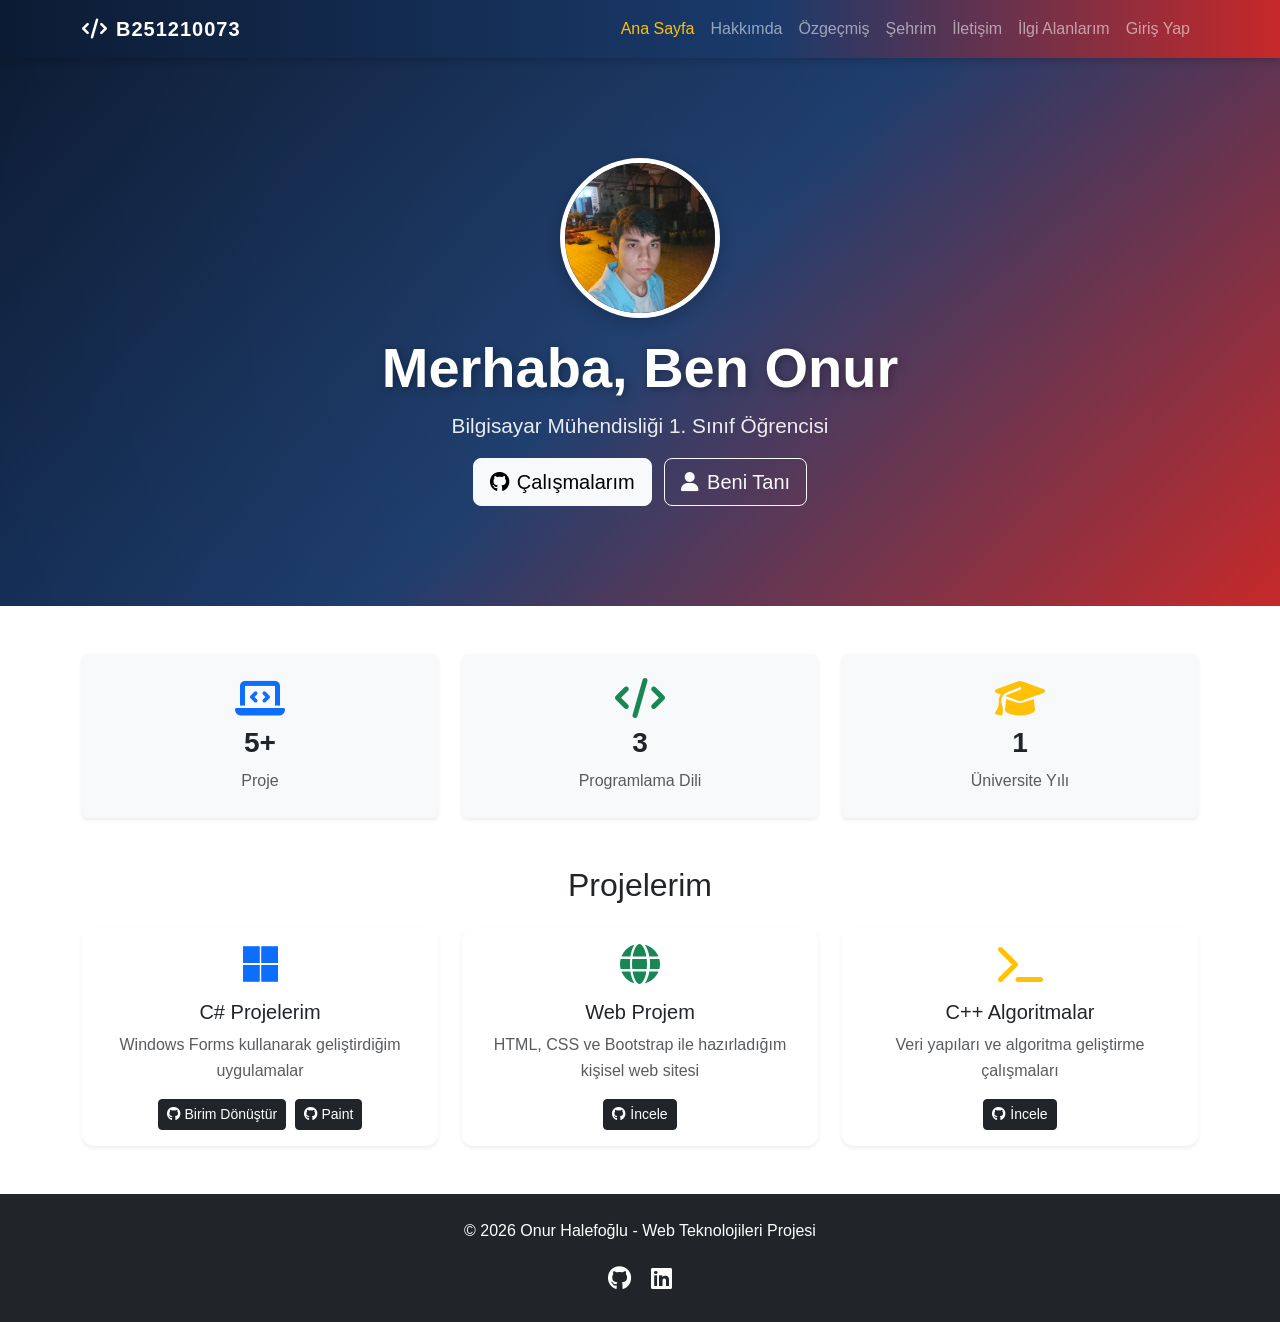
<file: sau_web_projesi/css/index.html>
<!DOCTYPE html>
<html lang="tr">
<head>
    <meta charset="UTF-8">
    <meta name="viewport" content="width=device-width, initial-scale=1.0">
    <title>Onur Halefoğlu</title>
    <!-- Bootstrap 5 ve Font Awesome CDN'den yükleniyor, harici CSS dosyam tasarım.css -->
    <link href="https://cdn.jsdelivr.net/npm/bootstrap@5.3.0/dist/css/bootstrap.min.css" rel="stylesheet">
    <link rel="stylesheet" href="tasarım.css">
    <link rel="stylesheet" href="https://cdnjs.cloudflare.com/ajax/libs/font-awesome/6.4.0/css/all.min.css">
</head>
<body>

    <!-- Navigasyon menüsü - tüm sayfalarda aynı, sticky-top ile yukarıda sabitleniyor -->
    <nav class="navbar navbar-expand-lg navbar-dark bg-dark sticky-top">
        <div class="container">
            <a class="navbar-brand" href="index.html"><i class="fas fa-code me-2"></i>B251210073</a>
            <button class="navbar-toggler" type="button" data-bs-toggle="collapse" data-bs-target="#navbarNav">
                <span class="navbar-toggler-icon"></span>
            </button>
            <div class="collapse navbar-collapse" id="navbarNav">
                <ul class="navbar-nav ms-auto">
                    <li class="nav-item"><a class="nav-link active" href="index.html">Ana Sayfa</a></li>
                    <li class="nav-item"><a class="nav-link" href="hakkimda.html">Hakkımda</a></li>
                    <li class="nav-item"><a class="nav-link" href="cv.html">Özgeçmiş</a></li>
                    <li class="nav-item"><a class="nav-link" href="sehrim.html">Şehrim</a></li>
                    <li class="nav-item"><a class="nav-link" href="iletisim.html">İletişim</a></li>
                    <li class="nav-item"><a class="nav-link" href="ilgialanlarim.html">İlgi Alanlarım</a></li>
                    <li class="nav-item"><a class="nav-link" href="login.html">Giriş Yap</a></li>
                </ul>
            </div>
        </div>
    </nav>

    <!-- Hero bölümü - profil fotoğrafım, adım ve kısa tanıtım -->
    <header class="hero-section text-center">
        <div class="container">
            <img src="../img/ben.jpeg" alt="Profil Resmi"
             class="profile-img mb-3" style="width: 160px; height: 160px; object-fit: cover;">
            <h1 class="display-4 fw-bold">Merhaba, Ben Onur</h1>
            <p class="lead">Bilgisayar Mühendisliği 1. Sınıf Öğrencisi</p>
            <!-- GitHub hesabıma ve hakkımda sayfama yönlendiren butonlar -->
            <a href="https://github.com/halefogluonur" class="btn btn-light btn-lg me-2"><i class="fab fa-github me-2"></i>Çalışmalarım</a>
            <a href="hakkimda.html" class="btn btn-outline-light btn-lg"><i class="fas fa-user me-2"></i>Beni Tanı</a>
        </div>
    </header>

    <!-- İstatistik kartları - proje sayısı, programlama dilleri, üniversite yılı -->
    <section class="container my-5 fade-in">
        <div class="row text-center g-4">
            <div class="col-md-4 col-6">
                <div class="p-4 bg-light rounded shadow-sm h-100 stat-card">
                    <i class="fas fa-laptop-code fs-1 text-primary mb-2"></i>
                    <h3 class="fw-bold">5+</h3>
                    <p class="text-muted mb-0">Proje</p>
                </div>
            </div>
            <div class="col-md-4 col-6">
                <div class="p-4 bg-light rounded shadow-sm h-100 stat-card">
                    <i class="fas fa-code fs-1 text-success mb-2"></i>
                    <h3 class="fw-bold">3</h3>
                    <p class="text-muted mb-0">Programlama Dili</p>
                </div>
            </div>
            <div class="col-md-4 col-6">
                <div class="p-4 bg-light rounded shadow-sm h-100 stat-card">
                    <i class="fas fa-graduation-cap fs-1 text-warning mb-2"></i>
                    <h3 class="fw-bold">1</h3>
                    <p class="text-muted mb-0">Üniversite Yılı</p>
                </div>
            </div>

        </div>
    </section>

    <!-- Projelerim - GitHub'da yayınladığım projelerin kartları -->
    <section id="projects" class="container my-5">
        <h2 class="text-center mb-4">Projelerim</h2>
        <div class="row g-4">
            <!-- C# Projeleri kartı -->
            <div class="col-md-4">
                <div class="card h-100 shadow-sm border-0">
                    <div class="card-body d-flex flex-column text-center">
                        <i class="fab fa-microsoft fs-1 text-primary mb-3"></i>
                        <h5 class="card-title">C# Projelerim</h5>
                        <p class="card-text flex-grow-1 text-muted">Windows Forms kullanarak geliştirdiğim uygulamalar</p>
                        <div class="mt-auto">
                            <a href="https://github.com/halefogluonur/birim_donustur" target="_blank" class="btn btn-sm btn-dark me-1"><i class="fab fa-github"></i> Birim Dönüştür</a>
                            <a href="https://github.com/halefogluonur/paint_odevi" target="_blank" class="btn btn-sm btn-dark"><i class="fab fa-github"></i> Paint</a>
                        </div>
                    </div>
                </div>
            </div>
            <!-- Web Projesi kartı -->
            <div class="col-md-4">
                <div class="card h-100 shadow-sm border-0">
                    <div class="card-body d-flex flex-column text-center">
                        <i class="fas fa-globe fs-1 text-success mb-3"></i>
                        <h5 class="card-title">Web Projem</h5>
                        <p class="card-text flex-grow-1 text-muted">HTML, CSS ve Bootstrap ile hazırladığım kişisel web sitesi</p>
                        <div class="mt-auto">
                            <a href="https://github.com/halefogluonur/sau_web_proje" target="_blank" class="btn btn-sm btn-dark"><i class="fab fa-github"></i> İncele</a>
                        </div>
                    </div>
                </div>
            </div>
            <!-- C++ Algoritmalar kartı -->
            <div class="col-md-4">
                <div class="card h-100 shadow-sm border-0">
                    <div class="card-body d-flex flex-column text-center">
                        <i class="fas fa-terminal fs-1 text-warning mb-3"></i>
                        <h5 class="card-title">C++ Algoritmalar</h5>
                        <p class="card-text flex-grow-1 text-muted">Veri yapıları ve algoritma geliştirme çalışmaları</p>
                        <div class="mt-auto">
                            <a href="https://github.com/halefogluonur/c-giri-devi" target="_blank" class="btn btn-sm btn-dark"><i class="fab fa-github"></i> İncele</a>
                        </div>
                    </div>
                </div>
            </div>
        </div>
    </section>

    <!-- Footer - telif hakkı ve sosyal medya bağlantıları -->
    <footer class="bg-dark text-white text-center py-4 mt-5">
        <p>&copy; 2026 Onur Halefoğlu - Web Teknolojileri Projesi</p>
        <div class="mt-2">
            <a href="https://github.com/halefogluonur" target="_blank" class="text-white mx-2 fs-4"><i class="fab fa-github"></i></a>
            <a href="https://www.linkedin.com/in/onur-halefoğlu-646a69389" target="_blank" class="text-white mx-2 fs-4"><i class="fab fa-linkedin"></i></a>
        </div>
    </footer>

    <!-- Scroll ile görünür olan yukarı çık butonu -->
    <button id="back-to-top" onclick="window.scrollTo({top:0,behavior:'smooth'})">
        <i class="fas fa-arrow-up"></i>
    </button>

    <!-- Bootstrap JS ve scroll olayını dinleyen küçük script -->
    <script src="https://cdn.jsdelivr.net/npm/bootstrap@5.3.0/dist/js/bootstrap.bundle.min.js"></script>
    <script>
        window.addEventListener('scroll', function() {
            const btn = document.getElementById('back-to-top');
            btn.style.display = window.scrollY > 400 ? 'flex' : 'none';
        });
    </script>
</body>
</html>
</file>
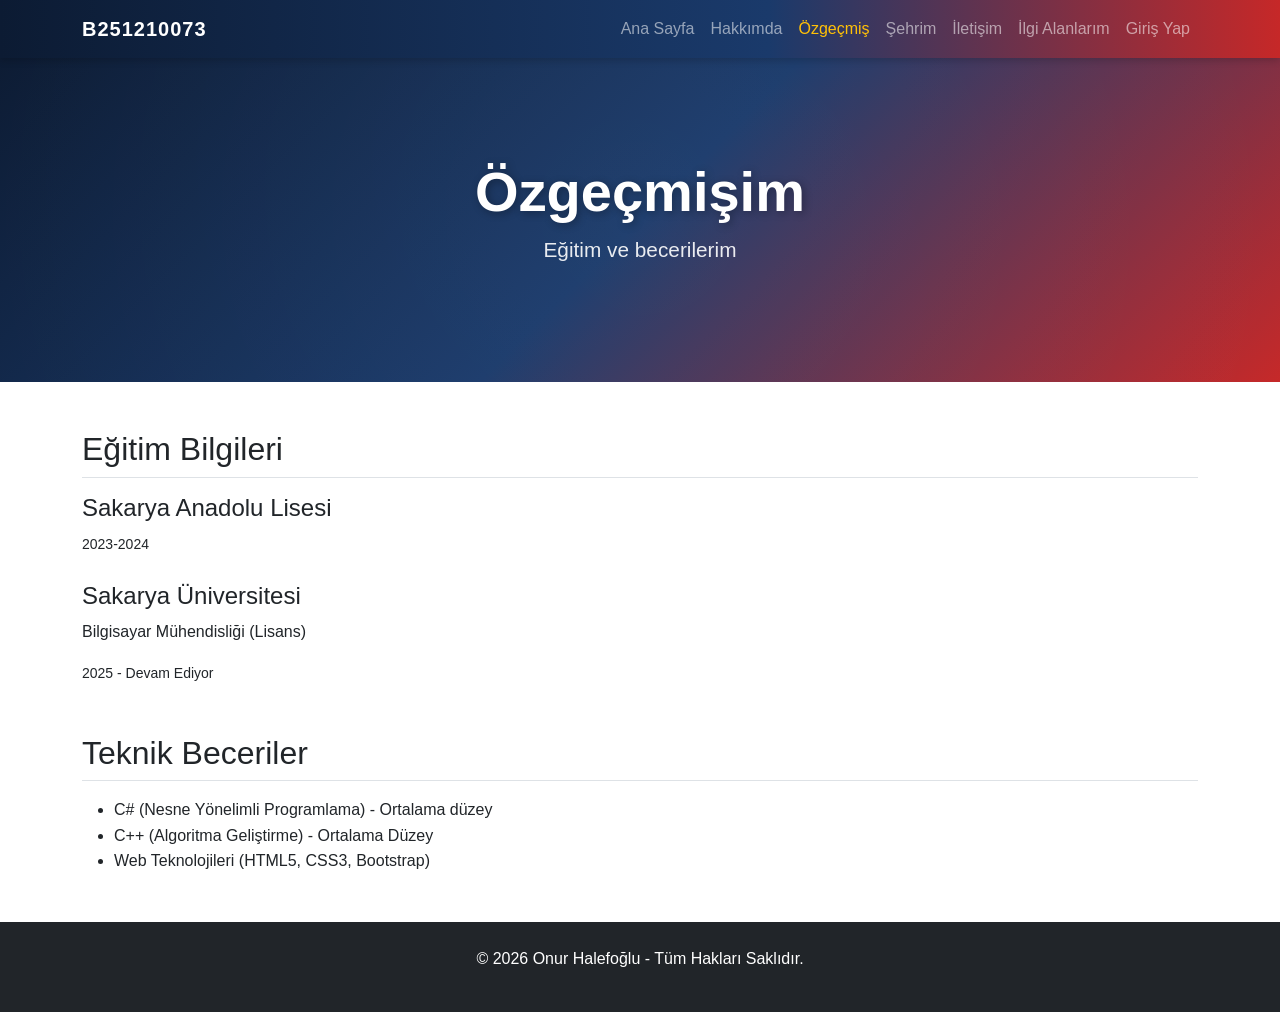
<file: sau_web_projesi/css/cv.html>
<!DOCTYPE html>
<html lang="tr">
<head>
    <meta charset="UTF-8">
    <meta name="viewport" content="width=device-width, initial-scale=1.0">
    <title>Özgeçmiş | Onur Halefoğlu</title>
    <link href="https://cdn.jsdelivr.net/npm/bootstrap@5.3.0/dist/css/bootstrap.min.css" rel="stylesheet">
    <link rel="stylesheet" href="tasarım.css">
</head>
<body>

    <!-- Navigasyon menüsü -->
    <nav class="navbar navbar-expand-lg navbar-dark bg-dark sticky-top">
        <div class="container">
            <a class="navbar-brand" href="index.html">B251210073</a>
            <button class="navbar-toggler" type="button" data-bs-toggle="collapse" data-bs-target="#navbarNav">
                <span class="navbar-toggler-icon"></span>
            </button>
            <div class="collapse navbar-collapse" id="navbarNav">
                <ul class="navbar-nav ms-auto">
                    <li class="nav-item"><a class="nav-link" href="index.html">Ana Sayfa</a></li>
                    <li class="nav-item"><a class="nav-link" href="hakkimda.html">Hakkımda</a></li>
                    <li class="nav-item"><a class="nav-link active" href="cv.html">Özgeçmiş</a></li>
                    <li class="nav-item"><a class="nav-link" href="sehrim.html">Şehrim</a></li>
                    <li class="nav-item"><a class="nav-link" href="iletisim.html">İletişim</a></li>
                    <li class="nav-item"><a class="nav-link" href="ilgialanlarim.html">İlgi Alanlarım</a></li>
                    <li class="nav-item"><a class="nav-link" href="login.html">Giriş Yap</a></li>
                </ul>
            </div>
        </div>
    </nav>

    <!-- Sayfa başlığı - hero bölümü, ödevde semantic tag kullanmam gerektiği için header koydum -->
    <header class="hero-section text-center">
        <div class="container">
            <h1 class="display-4 fw-bold">Özgeçmişim</h1>
            <p class="lead">Eğitim ve becerilerim</p>
        </div>
    </header>

    <!-- Ana içerik - semantic HTML5 için main, section, article kullandım -->
    <main class="container my-5">

        <!-- Eğitim bölümü - section etiketi kullandım -->
        <section id="egitim" class="mb-5">
            <h2 class="border-bottom pb-2">Eğitim Bilgileri</h2>
            <!-- Her okul için article etiketi kullandım -->
            <article class="mt-3">
                <h4>Sakarya Anadolu Lisesi</h4>
                <small>2023-2024</small>
                <br><br>
                <h4>Sakarya Üniversitesi</h4>
                <p>Bilgisayar Mühendisliği (Lisans)</p>
                <small>2025 - Devam Ediyor</small>
            </article>
        </section>

        <!-- Teknik beceriler bölümü -->
        <section id="yetenekler">
            <h2 class="border-bottom pb-2">Teknik Beceriler</h2>
            <article class="mt-3">
                <ul>
                    <li>C# (Nesne Yönelimli Programlama) - Ortalama düzey</li>
                    <li>C++ (Algoritma Geliştirme) - Ortalama Düzey</li>
                    <li>Web Teknolojileri (HTML5, CSS3, Bootstrap)</li>
                </ul>
            </article>
        </section>
    </main>

    <!-- Footer -->
    <footer class="bg-dark text-white text-center py-4 mt-5">
        <p>&copy; 2026 Onur Halefoğlu - Tüm Hakları Saklıdır.</p>
    </footer>

    <script src="https://cdn.jsdelivr.net/npm/bootstrap@5.3.0/dist/js/bootstrap.bundle.min.js"></script>
</body>
</html>
</file>
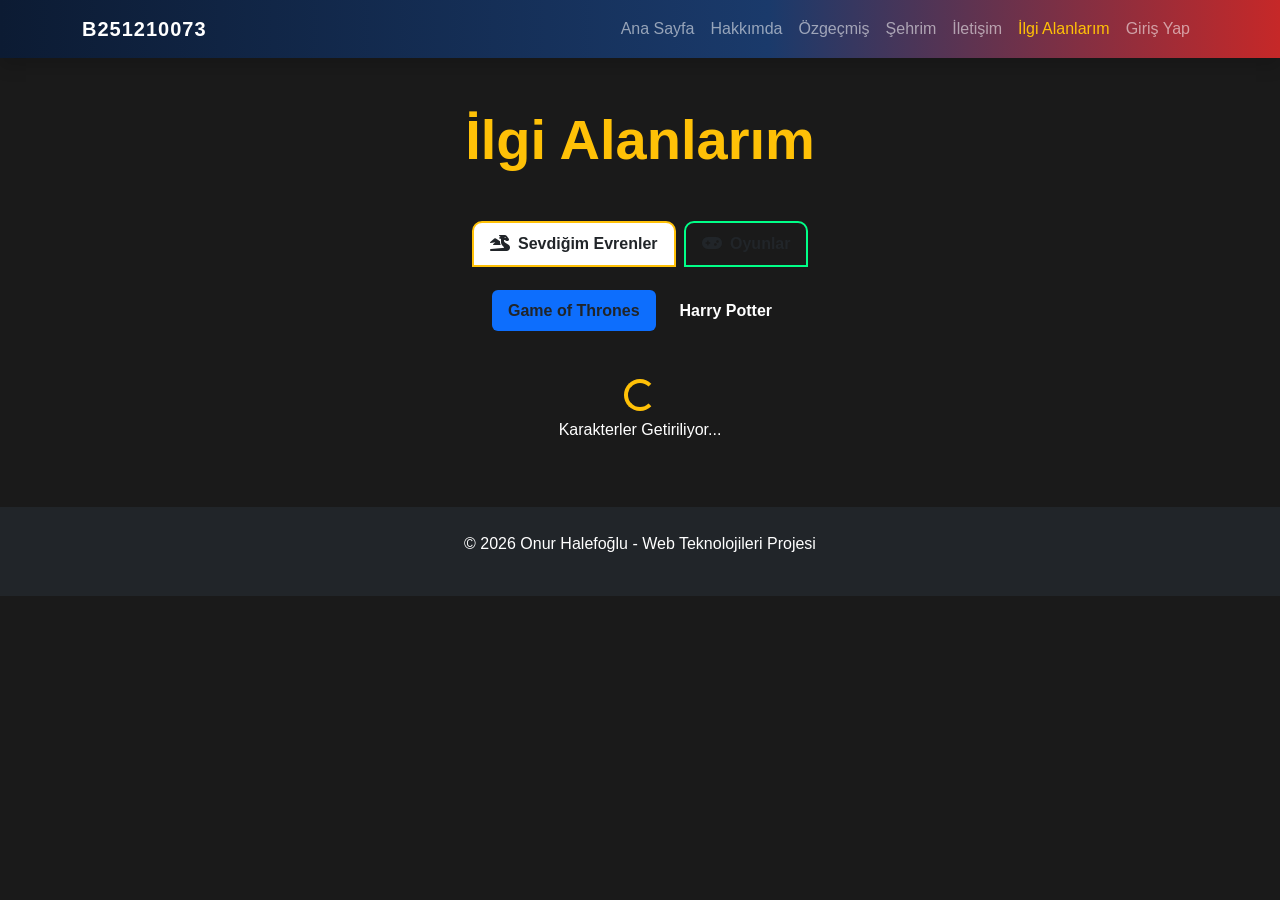
<file: sau_web_projesi/css/ilgialanlarim.html>
<!DOCTYPE html>
<html lang="tr">
<head>
    <meta charset="UTF-8">
    <meta name="viewport" content="width=device-width, initial-scale=1.0">
    <title>İlgi Alanlarım | Onur Halefoğlu</title>
    <link href="https://cdn.jsdelivr.net/npm/bootstrap@5.3.0/dist/css/bootstrap.min.css" rel="stylesheet">
    <link rel="stylesheet" href="tasarım.css">
</head>
<body class="bg-got">
    <nav class="navbar navbar-expand-lg navbar-dark bg-dark shadow sticky-top">
        <div class="container">
            <a class="navbar-brand" href="index.html">B251210073</a>
            <button class="navbar-toggler" type="button" data-bs-toggle="collapse" data-bs-target="#navbarNav">
                <span class="navbar-toggler-icon"></span>
            </button>
            <div class="collapse navbar-collapse" id="navbarNav">
                <ul class="navbar-nav ms-auto">
                    <li class="nav-item"><a class="nav-link" href="index.html">Ana Sayfa</a></li>
                    <li class="nav-item"><a class="nav-link" href="hakkimda.html">Hakkımda</a></li>
                    <li class="nav-item"><a class="nav-link" href="cv.html">Özgeçmiş</a></li>
                    <li class="nav-item"><a class="nav-link" href="sehrim.html">Şehrim</a></li>
                    <li class="nav-item"><a class="nav-link" href="iletisim.html">İletişim</a></li>
                    <li class="nav-item"><a class="nav-link active" href="ilgialanlarim.html">İlgi Alanlarım</a></li>
                    <li class="nav-item"><a class="nav-link" href="login.html">Giriş Yap</a></li>
                </ul>
            </div>
        </div>
    </nav>

    <main class="container my-5">
        <header class="text-center mb-5">
            <h1 class="display-4 fw-bold text-warning">İlgi Alanlarım</h1>
        </header>

        <ul class="nav nav-tabs justify-content-center border-0 mb-4" id="ilgiTab" role="tablist">
            <li class="nav-item" role="presentation">
                <button class="nav-link active text-dark fw-bold" id="evrenler-tab" data-bs-toggle="tab" data-bs-target="#evrenler" type="button" role="tab" style="border: 2px solid #ffc107; border-radius: 10px 10px 0 0;">
                    <i class="fas fa-dragon me-1"></i> Sevdiğim Evrenler
                </button>
            </li>

            <li class="nav-item ms-2" role="presentation">
                <button class="nav-link text-dark fw-bold" id="oyunlar-tab" data-bs-toggle="tab" data-bs-target="#oyunlar" type="button" role="tab" style="border: 2px solid #00ff88; border-radius: 10px 10px 0 0;">
                    <i class="fas fa-gamepad me-1"></i> Oyunlar
                </button>
            </li>
        </ul>

        <div class="tab-content" id="ilgiTabContent">

            <div class="tab-pane fade show active" id="evrenler" role="tabpanel">
                <ul class="nav nav-pills justify-content-center mb-4 gap-2" id="evrenAltTab" role="tablist">
                    <li class="nav-item" role="presentation">
                        <button class="nav-link active btn-warning text-dark fw-bold" id="got-alt-tab" data-bs-toggle="pill" data-bs-target="#got" type="button" role="tab">
                            Game of Thrones
                        </button>
                    </li>
                    <li class="nav-item" role="presentation">
                        <button class="nav-link btn-danger text-white fw-bold" id="hp-alt-tab" data-bs-toggle="pill" data-bs-target="#hp" type="button" role="tab">
                            Harry Potter
                        </button>
                    </li>
                </ul>

                <div class="tab-content" id="evrenAltTabContent">
                    <div class="tab-pane fade show active" id="got" role="tabpanel">
                        <div id="got-container" class="row g-4">
                            <div class="text-center mt-5 w-100">
                                <div class="spinner-border text-warning" role="status"></div>
                                <p>Karakterler Getiriliyor...</p>
                            </div>
                        </div>
                    </div>
                    <div class="tab-pane fade" id="hp" role="tabpanel">
                        <div id="hp-container" class="row g-4">
                            <div class="text-center mt-5 w-100">
                                <div class="spinner-border text-danger" role="status"></div>
                                <p>Karakterler Getiriliyor...</p>
                            </div>
                        </div>
                    </div>
                </div>
            </div>

            <div class="tab-pane fade" id="oyunlar" role="tabpanel">
                <div id="oyun-container" class="row g-4">
                    <div class="text-center mt-5 w-100">
                        <div class="spinner-border text-success" role="status"></div>
                        <p>Oyun bilgileri getiriliyor...</p>
                    </div>
                </div>
            </div>

        </div>
    </main>

    <footer class="bg-dark text-white text-center py-4 mt-5">
        <p>&copy; 2026 Onur Halefoğlu - Web Teknolojileri Projesi</p>
    </footer>

    <script src="https://cdn.jsdelivr.net/npm/bootstrap@5.3.0/dist/js/bootstrap.bundle.min.js"></script>
    <link rel="stylesheet" href="https://cdnjs.cloudflare.com/ajax/libs/font-awesome/6.4.0/css/all.min.css">
    <script src="script.js"></script>
</body>
</html>
</file>
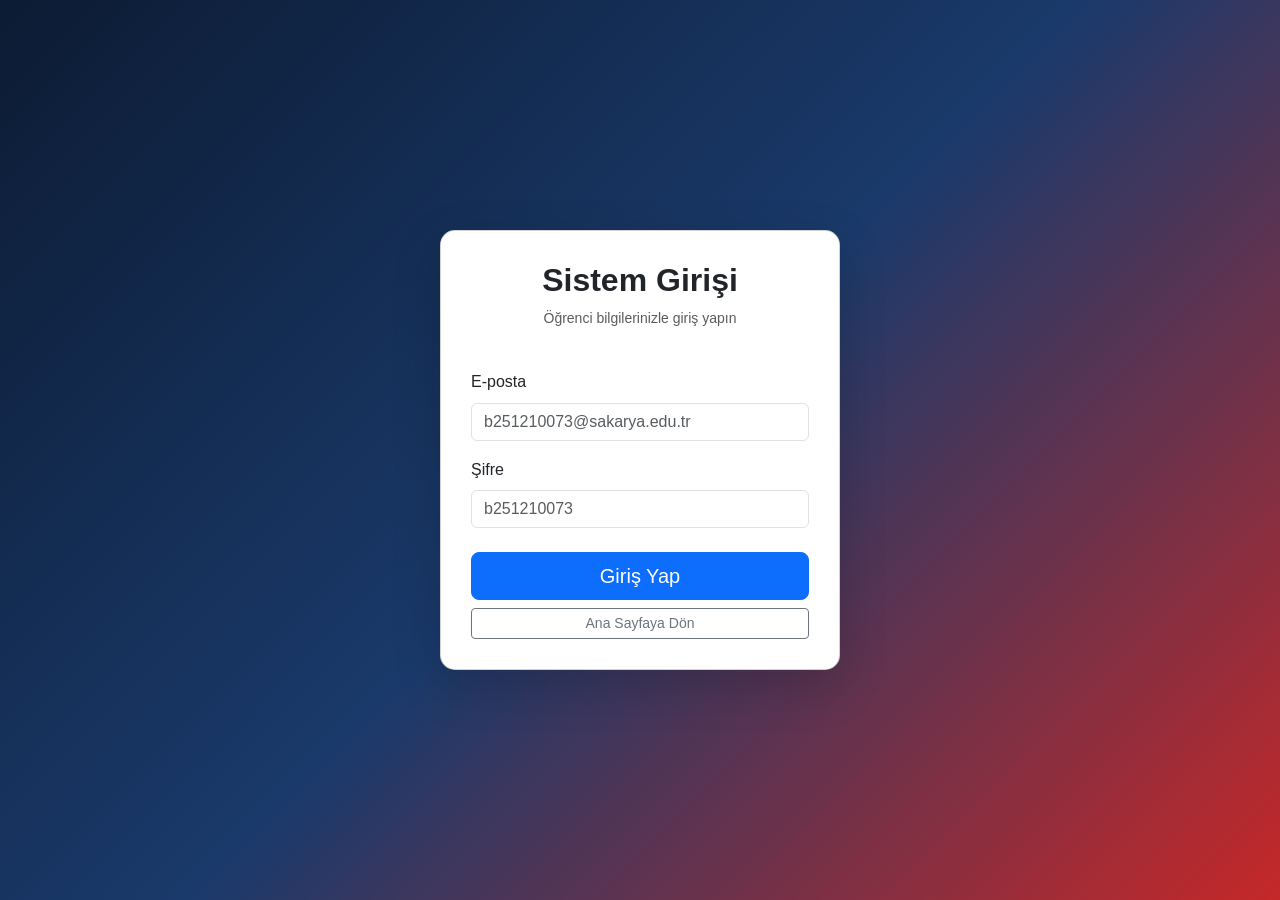
<file: sau_web_projesi/css/login.html>
<!DOCTYPE html>
<html lang="tr">
<head>
    <meta charset="UTF-8">
    <title>Giriş Yap | Onur Halefoğlu</title>
    <link href="https://cdn.jsdelivr.net/npm/bootstrap@5.3.0/dist/css/bootstrap.min.css" rel="stylesheet">
    <link rel="stylesheet" href="tasarım.css">
    <style>
        body { background: linear-gradient(135deg, #0c1b33 0%, #1a3a6b 50%, #c62828 100%); display: flex; align-items: center; justify-content: center; min-height: 100vh; }
        .login-card { width: 100%; max-width: 400px; padding: 30px; border-radius: 15px; }
    </style>
</head>
<body>
    <div class="card login-card shadow-lg">
        <div class="text-center mb-4">
            <h2 class="fw-bold">Sistem Girişi</h2>
            <p class="text-muted small">Öğrenci bilgilerinizle giriş yapın</p>
        </div>

        <div id="hataMesaji" class="alert alert-danger d-none" role="alert"></div>

        <form action="kontrol.php" method="POST" onsubmit="return validateForm()">
            <div class="mb-3">
                <label class="form-label">E-posta</label>
                <input type="email" name="email" id="email" class="form-control" placeholder="b251210073@sakarya.edu.tr">
            </div>
            <div class="mb-3">
                <label class="form-label">Şifre</label>
                <input type="password" name="password" id="password" class="form-control" placeholder="b251210073">
            </div>
            <div class="d-grid gap-2 mt-4">
                <button type="submit" class="btn btn-primary btn-lg">Giriş Yap</button>
                <a href="index.html" class="btn btn-outline-secondary btn-sm">Ana Sayfaya Dön</a>
            </div>
        </form>
    </div>

    <script>
        function validateForm() {
            const email = document.getElementById('email').value.trim();
            const sifre = document.getElementById('password').value.trim();
            const hata = document.getElementById('hataMesaji');

            if (email === '' || sifre === '') {
                hata.textContent = 'E-posta ve şifre alanları boş bırakılamaz!';
                hata.classList.remove('d-none');
                return false;
            }

            if (!email.includes('@')) {
                hata.textContent = 'Geçerli bir e-posta adresi giriniz!';
                hata.classList.remove('d-none');
                return false;
            }

            hata.classList.add('d-none');
            return true;
        }

        window.onload = function() {
            const params = new URLSearchParams(window.location.search);
            if (params.get('error') === '1') {
                document.getElementById('hataMesaji').textContent = 'E-posta veya şifre hatalı!';
                document.getElementById('hataMesaji').classList.remove('d-none');
            }
        };
    </script>
</body>
</html>
</file>
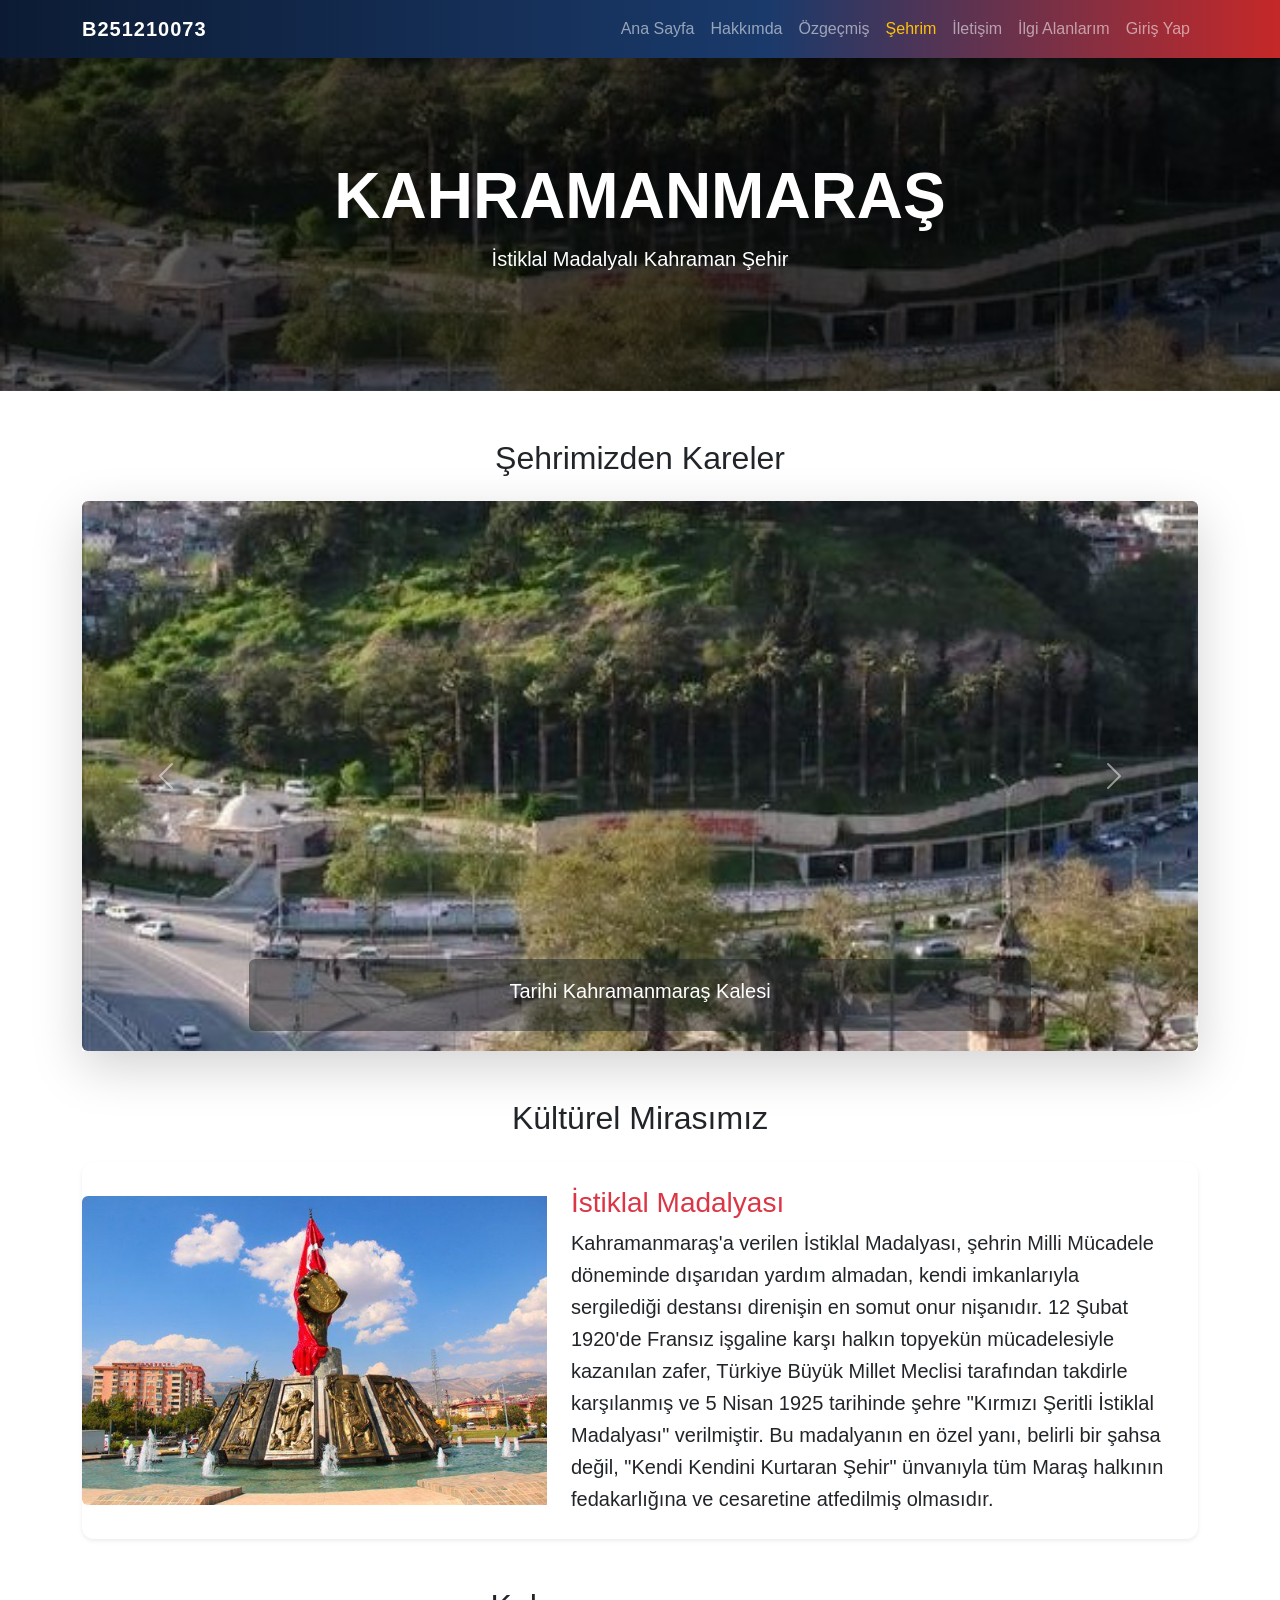
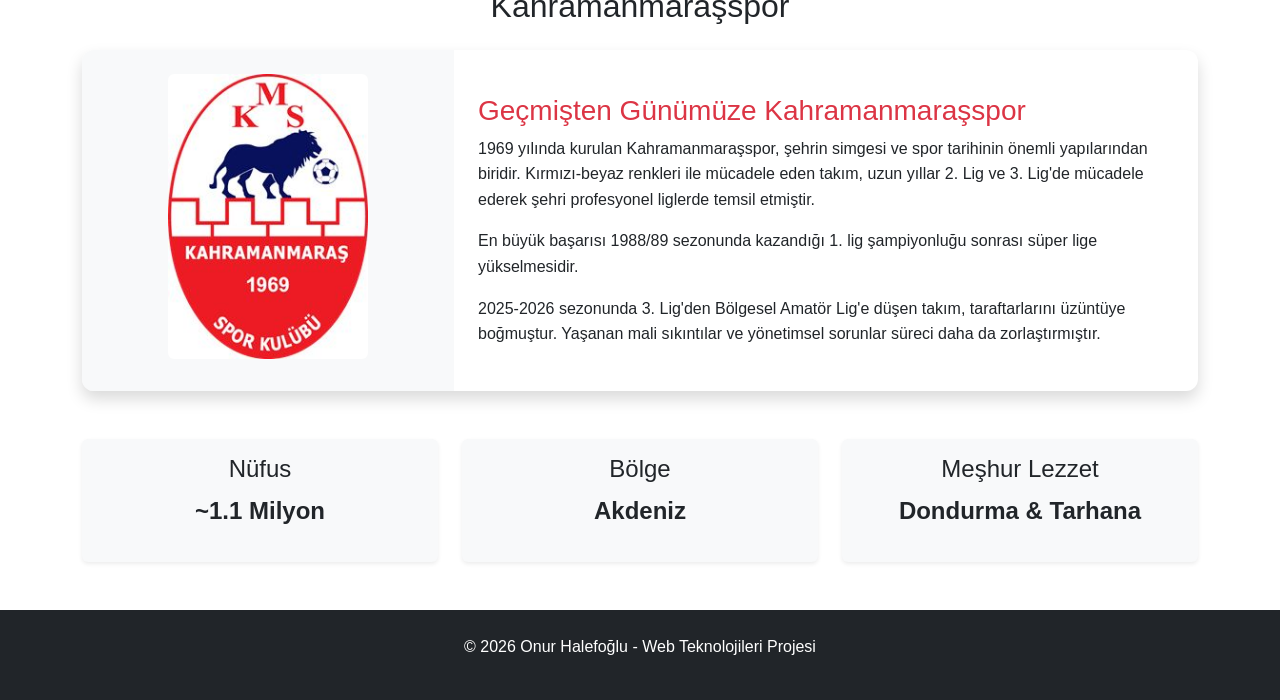
<file: sau_web_projesi/css/sehrim.html>
<!DOCTYPE html>
<html lang="tr">
<head>
    <meta charset="UTF-8">
    <meta name="viewport" content="width=device-width, initial-scale=1.0">
    <title>Şehrim: Kahramanmaraş | Onur Halefoğlu</title>
    <link href="https://cdn.jsdelivr.net/npm/bootstrap@5.3.0/dist/css/bootstrap.min.css" rel="stylesheet">
    <link rel="stylesheet" href="tasarım.css">
</head>
<body>

    <!-- Navigasyon menüsü -->
    <nav class="navbar navbar-expand-lg navbar-dark bg-dark sticky-top">
        <div class="container">
            <a class="navbar-brand" href="index.html">B251210073</a>
            <button class="navbar-toggler" type="button" data-bs-toggle="collapse" data-bs-target="#navbarNav">
                <span class="navbar-toggler-icon"></span>
            </button>
            <div class="collapse navbar-collapse" id="navbarNav">
                <ul class="navbar-nav ms-auto">
                    <li class="nav-item"><a class="nav-link" href="index.html">Ana Sayfa</a></li>
                    <li class="nav-item"><a class="nav-link" href="hakkimda.html">Hakkımda</a></li>
                    <li class="nav-item"><a class="nav-link" href="cv.html">Özgeçmiş</a></li>
                    <li class="nav-item"><a class="nav-link active" href="sehrim.html">Şehrim</a></li>
                    <li class="nav-item"><a class="nav-link" href="iletisim.html">İletişim</a></li>
                    <li class="nav-item"><a class="nav-link" href="ilgialanlarim.html">İlgi Alanlarım</a></li>
                    <li class="nav-item"><a class="nav-link" href="login.html">Giriş Yap</a></li>
                </ul>
            </div>
        </div>
    </nav>

    <!-- Şehrim sayfası üst banner'ı - Kahramanmaraş Kalesi görseli -->
    <header class="city-header text-center">
        <div class="container">
            <h1 class="display-3 fw-bold">KAHRAMANMARAŞ</h1>
            <p class="lead">İstiklal Madalyalı Kahraman Şehir</p>
        </div>
    </header>

    <!-- Ana içerik -->
    <main class="container my-5">

        <!-- Slider bölümü - şehrimizden kareler, tıklanabilir ve carousel-fade efekti var -->
        <section id="slider-bolumu" class="mb-5">
            <h2 class="text-center mb-4">Şehrimizden Kareler</h2>
            <div id="marasCarousel" class="carousel slide carousel-fade shadow-lg overflow-hidden"
             data-bs-ride="carousel">

                <div class="carousel-inner rounded">

                    <!-- Slider resmi 1: Maraş Kalesi -->
                    <div class="carousel-item active">
                        <a href="https://tr.wikipedia.org/wiki/Kahramanmara%C5%9F_Kalesi" target="_blank">
                            <img src="../img/maraskalesi.jpg" class="d-block w-100" alt="Maraş Kalesi">
                            <div class="carousel-caption d-none d-md-block bg-dark bg-opacity-50 rounded">
                                <h5>Tarihi Kahramanmaraş Kalesi</h5>
                            </div>
                        </a>
                    </div>

                    <!-- Slider resmi 2: Başkonuş Yaylası -->
                    <div class="carousel-item">
                        <a href="https://www.google.com/search?q=Ba%C5%9Fkonu%C5%9F+Yaylas%C4%B1+Kahramanmara%C5%9F" target="_blank">
                            <img src="../img/baskonus.jpg" class="d-block w-100" alt="Başkonuş Yaylası">
                            <div class="carousel-caption d-none d-md-block bg-dark bg-opacity-50 rounded">
                                <h5>Başkonuş Yaylası</h5>
                            </div>
                        </a>
                    </div>

                    <!-- Slider resmi 3: Döngel Mağaraları -->
                    <div class="carousel-item">
                        <a href="https://www.google.com/search?q=D%C3%B6ngel+Ma%C4%9Faralar%C4%B1+Kahramanmara%C5%9F" target="_blank">
                            <img src="../img/dongelmagara.jpg" class="d-block w-100" alt="Döngel Mağaraları">
                            <div class="carousel-caption d-none d-md-block bg-dark bg-opacity-50 rounded">
                                <h5>Döngel Mağaraları</h5>
                            </div>
                        </a>
                    </div>

                    <!-- Slider resmi 4: Maraş Dondurması -->
                    <div class="carousel-item">
                        <a href="https://tr.wikipedia.org/wiki/Mara%C5%9F_dondurmas%C4%B1" target="_blank">
                            <img src="../img/dondurma.jpg" class="d-block w-100" alt="Maraş Dondurması">
                            <div class="carousel-caption d-none d-md-block bg-dark bg-opacity-50 rounded">
                                <h5>Meşhur Maraş Dondurması</h5>
                            </div>
                        </a>
                    </div>

                    <!-- Slider resmi 5: Maraş Tarhanası -->
                    <div class="carousel-item">
                        <a href="https://www.google.com/search?q=Mara%C5%9F+Tarhanas%C4%B1" target="_blank">
                            <img src="../img/tarhana.jpg" class="d-block w-100" alt="Maraş Tarhanası">
                            <div class="carousel-caption d-none d-md-block bg-dark bg-opacity-50 rounded">
                                <h5>Maraş Tarhanası</h5>
                            </div>
                        </a>
                    </div>

                    <!-- Slider resmi 6: Taşköprü -->
                    <div class="carousel-item">
                        <a href="https://www.google.com/search?q=Ta%C5%9Fk%C3%B6pr%C3%BC+Kahramanmara%C5%9F" target="_blank">
                            <img src="../img/taskopru.jpg" class="d-block w-100" alt="Maraş Taşköprü">
                            <div class="carousel-caption d-none d-md-block bg-dark bg-opacity-50 rounded">
                                <h5>Tarihi Taşköprü</h5>
                            </div>
                        </a>
                    </div>

                    <!-- Slider resmi 7: Edebiyat Müzesi -->
                    <div class="carousel-item">
                        <a href="https://www.google.com/search?q=Kahramanmara%C5%9F+Edebiyat+M%C3%BCzesi" target="_blank">
                            <img src="../img/edebiyatmuzesi.jpg" class="d-block w-100" alt="Edebiyat Müzesi">
                            <div class="carousel-caption d-none d-md-block bg-dark bg-opacity-50 rounded">
                                <h5>Edebiyat Müzesi</h5>
                            </div>
                        </a>
                    </div>

                    <!-- Slider resmi 8: Arkeoloji Müzesi -->
                    <div class="carousel-item">
                        <a href="https://tr.wikipedia.org/wiki/Kahramanmara%C5%9F_Arkeoloji_M%C3%BCzesi" target="_blank">
                            <img src="../img/arkeolojimuzesi.jpg" class="d-block w-100" alt="Arkeoloji Müzesi">
                            <div class="carousel-caption d-none d-md-block bg-dark bg-opacity-50 rounded">
                                <h5>Arkeoloji Müzesi</h5>
                            </div>
                        </a>
                    </div>

                    <!-- Slider resmi 9: Ulu Cami -->
                    <div class="carousel-item">
                        <a href="https://tr.wikipedia.org/wiki/Kahramanmara%C5%9F_Ulu_Camii" target="_blank">
                            <img src="../img/ulucami.jpg" class="d-block w-100" alt="Ulu Cami">
                            <div class="carousel-caption d-none d-md-block bg-dark bg-opacity-50 rounded">
                                <h5>Tarihi Ulu Cami</h5>
                            </div>
                        </a>
                    </div>

                    <!-- Slider resmi 10: İstiklal Madalyası - tıklayınca sayfa içi miras bölümüne kayar -->
                    <div class="carousel-item">
                        <a href="#miras" onclick="event.preventDefault(); document.getElementById('miras').scrollIntoView({behavior:'smooth'});">
                            <img src="../img/madalya.jpg" class="d-block w-100" alt="İstiklal Madalyası">
                            <div class="carousel-caption d-none d-md-block bg-dark bg-opacity-50 rounded">
                                <h5>İstiklal Madalyası</h5>
                            </div>
                        </a>
                    </div>

                </div>

                <!-- Slider kontrolleri - önceki ve sonraki butonları -->
                <button class="carousel-control-prev" type="button" data-bs-target="#marasCarousel" data-bs-slide="prev">
                    <span class="carousel-control-prev-icon"></span>
                </button>
                <button class="carousel-control-next" type="button" data-bs-target="#marasCarousel" data-bs-slide="next">
                    <span class="carousel-control-next-icon"></span>
                </button>
            </div>
        </section>

        <!-- Kültürel Miras bölümü - İstiklal Madalyası, sayfadaki link ile buraya scroll olur -->
        <section id="miras" class="my-5">
            <h2 class="text-center mb-4">Kültürel Mirasımız</h2>
            <div class="card mb-3 shadow-sm border-0">
                <div class="row g-0 align-items-center">
                    <div class="col-md-5">
                        <img src="../img/madalya.jpg" class="img-fluid rounded-start w-100 card-img-custom" alt="İstiklal Madalyası">
                    </div>
                    <div class="col-md-7">
                        <div class="card-body p-4">
                            <h3 class="card-title text-danger">İstiklal Madalyası</h3>
                            <p class="card-text lead">Kahramanmaraş'a verilen İstiklal Madalyası, şehrin Milli Mücadele döneminde dışarıdan yardım almadan, kendi imkanlarıyla sergilediği destansı direnişin en somut onur nişanıdır. 12 Şubat 1920'de Fransız işgaline karşı halkın topyekün mücadelesiyle kazanılan zafer, Türkiye Büyük Millet Meclisi tarafından takdirle karşılanmış ve 5 Nisan 1925 tarihinde şehre "Kırmızı Şeritli İstiklal Madalyası" verilmiştir. Bu madalyanın en özel yanı, belirli bir şahsa değil, "Kendi Kendini Kurtaran Şehir" ünvanıyla tüm Maraş halkının fedakarlığına ve cesaretine atfedilmiş olmasıdır.</p>
                        </div>
                    </div>
                </div>
            </div>
        </section>

        <!-- Kahramanmaraşspor bölümü - şehrin spor takımı -->
        <section class="my-5">
            <h2 class="text-center mb-4">Kahramanmaraşspor</h2>
            <div class="card shadow border-0">
                <div class="row g-0 align-items-center">
                    <div class="col-md-4 text-center bg-light p-4">
                        <img src="../img/kahramanmarasspor.jpg" class="img-fluid rounded mb-2" alt="Kahramanmaraşspor Logosu" style="max-width: 200px;">
                    </div>
                    <div class="col-md-8">
                        <div class="card-body p-4">
                            <h3 class="card-title text-danger">Geçmişten Günümüze Kahramanmaraşspor</h3>
                            <p class="card-text">1969 yılında kurulan Kahramanmaraşspor, şehrin simgesi ve spor tarihinin önemli yapılarından biridir. Kırmızı-beyaz renkleri ile mücadele eden takım, uzun yıllar 2. Lig ve 3. Lig'de mücadele ederek şehri profesyonel liglerde temsil etmiştir.</p>
                            <p class="card-text">En büyük başarısı 1988/89 sezonunda kazandığı 1. lig şampiyonluğu sonrası süper lige yükselmesidir.</p>
                            <p class="card-text">2025-2026 sezonunda 3. Lig'den Bölgesel Amatör Lig'e düşen takım, taraftarlarını üzüntüye boğmuştur. Yaşanan mali sıkıntılar ve yönetimsel sorunlar süreci daha da zorlaştırmıştır.</p>
                        </div>
                    </div>
                </div>
            </div>
        </section>

        <!-- Şehir bilgileri - nüfus, bölge, lezzet -->
        <section class="row text-center mt-5">
            <div class="col-md-4">
                <div class="p-3 shadow-sm rounded bg-light h-100">
                    <h4>Nüfus</h4>
                    <p class="fs-4 fw-bold">~1.1 Milyon</p>
                </div>
            </div>
            <div class="col-md-4">
                <div class="p-3 shadow-sm rounded bg-light h-100">
                    <h4>Bölge</h4>
                    <p class="fs-4 fw-bold">Akdeniz</p>
                </div>
            </div>
            <div class="col-md-4">
                <div class="p-3 shadow-sm rounded bg-light h-100">
                    <h4>Meşhur Lezzet</h4>
                    <p class="fs-4 fw-bold">Dondurma & Tarhana</p>
                </div>
            </div>
        </section>

    </main>

    <!-- Footer -->
    <footer class="bg-dark text-white text-center py-4 mt-5">
        <p>&copy; 2026 Onur Halefoğlu - Web Teknolojileri Projesi</p>
    </footer>

    <script src="https://cdn.jsdelivr.net/npm/bootstrap@5.3.0/dist/js/bootstrap.bundle.min.js"></script>
</body>
</html>
</file>
<file: sau_web_projesi/css/tasarım.css>
/* TASARIM.CSS */

/* Sayfa içinde gezinti yaparken yumuşak kaydırma olsun diye scroll-behavior kullandım */
html {
    scroll-behavior: smooth;
}

/* Projede genel font olarak Segoe UI kullandım, Bootstrap'in varsayılanından daha modern duruyor */
body {
    font-family: 'Segoe UI', Tahoma, Geneva, Verdana, sans-serif;
    line-height: 1.6;
}

/* Anasayfadaki istatistik ve yetenek bölümlerinin yüklenirken aşağıdan yukarı doğru gelmesi için animasyon ekledim */
.fade-in {
    animation: fadeInUp 0.8s ease forwards;
    opacity: 0;
}

@keyframes fadeInUp {
    from { opacity: 0; transform: translateY(30px); }
    to   { opacity: 1; transform: translateY(0); }
}

/* Her section'un sırayla açılması için gecikme verdim */
.fade-in:nth-child(2) { animation-delay: 0.2s; }
.fade-in:nth-child(3) { animation-delay: 0.4s; }
.fade-in:nth-child(4) { animation-delay: 0.6s; }

/* Yukarı çık butonu - sayfa aşağı kaydırılınca sağ altta görünür, kırmızı renkli ve hover'da laciverte döner */
#back-to-top {
    position: fixed;
    bottom: 30px;
    right: 30px;
    width: 45px;
    height: 45px;
    border-radius: 50%;
    background: #c62828;
    color: white;
    border: none;
    font-size: 20px;
    cursor: pointer;
    display: none;
    align-items: center;
    justify-content: center;
    z-index: 999;
    box-shadow: 0 3px 10px rgba(0,0,0,0.3);
    transition: all 0.3s;
}

#back-to-top:hover {
    background: #0c1b33;
    transform: translateY(-3px);
    box-shadow: 0 5px 15px rgba(0,0,0,0.4);
}

/* Navbar'ı lacivertten kırmızıya doğru giden gradient yaptım, sayfanın temasına uygun olsun diye */
.navbar.bg-dark {
    background: linear-gradient(90deg, #0c1b33 0%, #1a3a6b 60%, #c62828 100%) !important;
    box-shadow: 0 2px 8px rgba(0,0,0,0.2);
}

/* Navbar linklerine hover efekti ekledim, üzerine gelince sarı renge dönüyor */
.navbar.bg-dark .nav-link {
    transition: color 0.3s;
}

.navbar.bg-dark .nav-link:hover,
.navbar.bg-dark .nav-link.active {
    color: #ffc107 !important;
}

.navbar.bg-dark .navbar-brand {
    font-weight: 700;
    letter-spacing: 1px;
}

/* Hero bölümü - ana sayfanın ve diğer sayfaların üst kısmındaki büyük banner */
.hero-section {
    background: linear-gradient(135deg, #0c1b33 0%, #1a3a6b 50%, #c62828 100%);
    color: white;
    padding: 100px 0;
    position: relative;
    overflow: hidden;
}

/* Hero'nun arka planında hareket eden bir ışık efekti olsun istedim */
.hero-section::before {
    content: '';
    position: absolute;
    top: -50%;
    left: -50%;
    width: 200%;
    height: 200%;
    background: radial-gradient(circle, rgba(255,255,255,0.03) 0%, transparent 60%);
    animation: heroGlow 8s ease-in-out infinite;
}

@keyframes heroGlow {
    0%, 100% { transform: translate(0, 0); }
    50%      { transform: translate(30px, 30px); }
}

.hero-section .container {
    position: relative;
    z-index: 1;
}

/* Hero başlığına gölge ekleyerek daha okunabilir yaptım */
.hero-section h1 {
    text-shadow: 2px 2px 8px rgba(0,0,0,0.3);
}

.hero-section .lead {
    font-size: 1.3rem;
    opacity: 0.9;
}

/* Profil fotoğrafının hero içinde yukarı aşağı hareket etmesi için animasyon */
.hero-section .profile-img {
    animation: profileFloat 3s ease-in-out infinite;
}

@keyframes profileFloat {
    0%, 100% { transform: translateY(0); }
    50%      { transform: translateY(-8px); }
}

.hero-section .btn {
    transition: all 0.3s;
}

.hero-section .btn:hover {
    transform: translateY(-2px);
    box-shadow: 0 5px 20px rgba(0,0,0,0.3);
}

/* Profil resmi yuvarlak olsun, beyaz çerçevesi olsun istedim */
.profile-img {
    border-radius: 50%;
    border: 5px solid white;
    box-shadow: 0 5px 15px rgba(0,0,0,0.2);
}

/* Anasayfadaki istatistik kartları - üzerine gelince yükselme ve icon dönme efekti */
.stat-card {
    transition: all 0.4s;
    cursor: default;
}

.stat-card:hover {
    transform: translateY(-8px) scale(1.02);
    box-shadow: 0 12px 25px rgba(0,0,0,0.15) !important;
}

.stat-card i {
    transition: transform 0.4s;
}

.stat-card:hover i {
    transform: scale(1.2) rotate(-5deg);
}

/* Yetenek kartları - hover'da sol kenarı kırmızıya döner ve sağa kayar */
.skill-card {
    transition: all 0.3s;
    border-left: 4px solid transparent;
}

.skill-card:hover {
    transform: translateX(5px);
    border-left-color: #c62828;
    box-shadow: 0 8px 20px rgba(0,0,0,0.1) !important;
}

.progress {
    overflow: hidden;
}

.progress-bar {
    transition: width 1.5s ease;
}

/* Genel kart stili - tüm sayfalardaki kartlar hover'da yükselsin diye ekledim */
.card {
    transition: all 0.4s;
    border-radius: 12px;
    overflow: hidden;
}

.card:hover {
    transform: translateY(-10px);
    box-shadow: 0 15px 35px rgba(0,0,0,0.15) !important;
}

.card i.fs-1 {
    transition: transform 0.4s;
}

.card:hover i.fs-1 {
    transform: scale(1.15);
}

/* Hakkımda sayfasındaki hobi kartları */
.hobby-card {
    transition: transform 0.3s;
    border: none;
    box-shadow: 0 4px 8px rgba(0,0,0,0.05);
}

.hobby-card:hover {
    transform: translateY(-5px);
}

/* Slider resimleri - tüm resimler aynı boyutta dursun diye height ve object-fit verdim */
.carousel-item img {
    width: 100%;
    height: 550px;
    object-fit: cover;
    object-position: center;
}

@media (max-width: 768px) {
    .carousel-item img {
        height: 300px;
    }
}

.card-img-custom {
    height: 100%;
    min-height: 250px;
    object-fit: cover;
}

/* Şehrim sayfasının üst banner'ı - üstüne siyah gradiyent ekleyerek yazıyı okunabilir yaptım */
.city-header {
    background: linear-gradient(rgba(0,0,0,0.6), rgba(0,0,0,0.6)), url('../img/maraskalesi.jpg');
    background-size: cover;
    background-position: center;
    color: white;
    padding: 100px 0;
}

/* İlgi Alanlarım sayfasında koyu bir tema kullandım, GoT havası versin diye */
.bg-got {
    background-color: #1a1a1a;
    color: white;
    min-height: 100vh;
}

/* Footer her zaman en altta kalsın diye margin-top: auto verdim */
footer {
    margin-top: auto;
}
</file>
